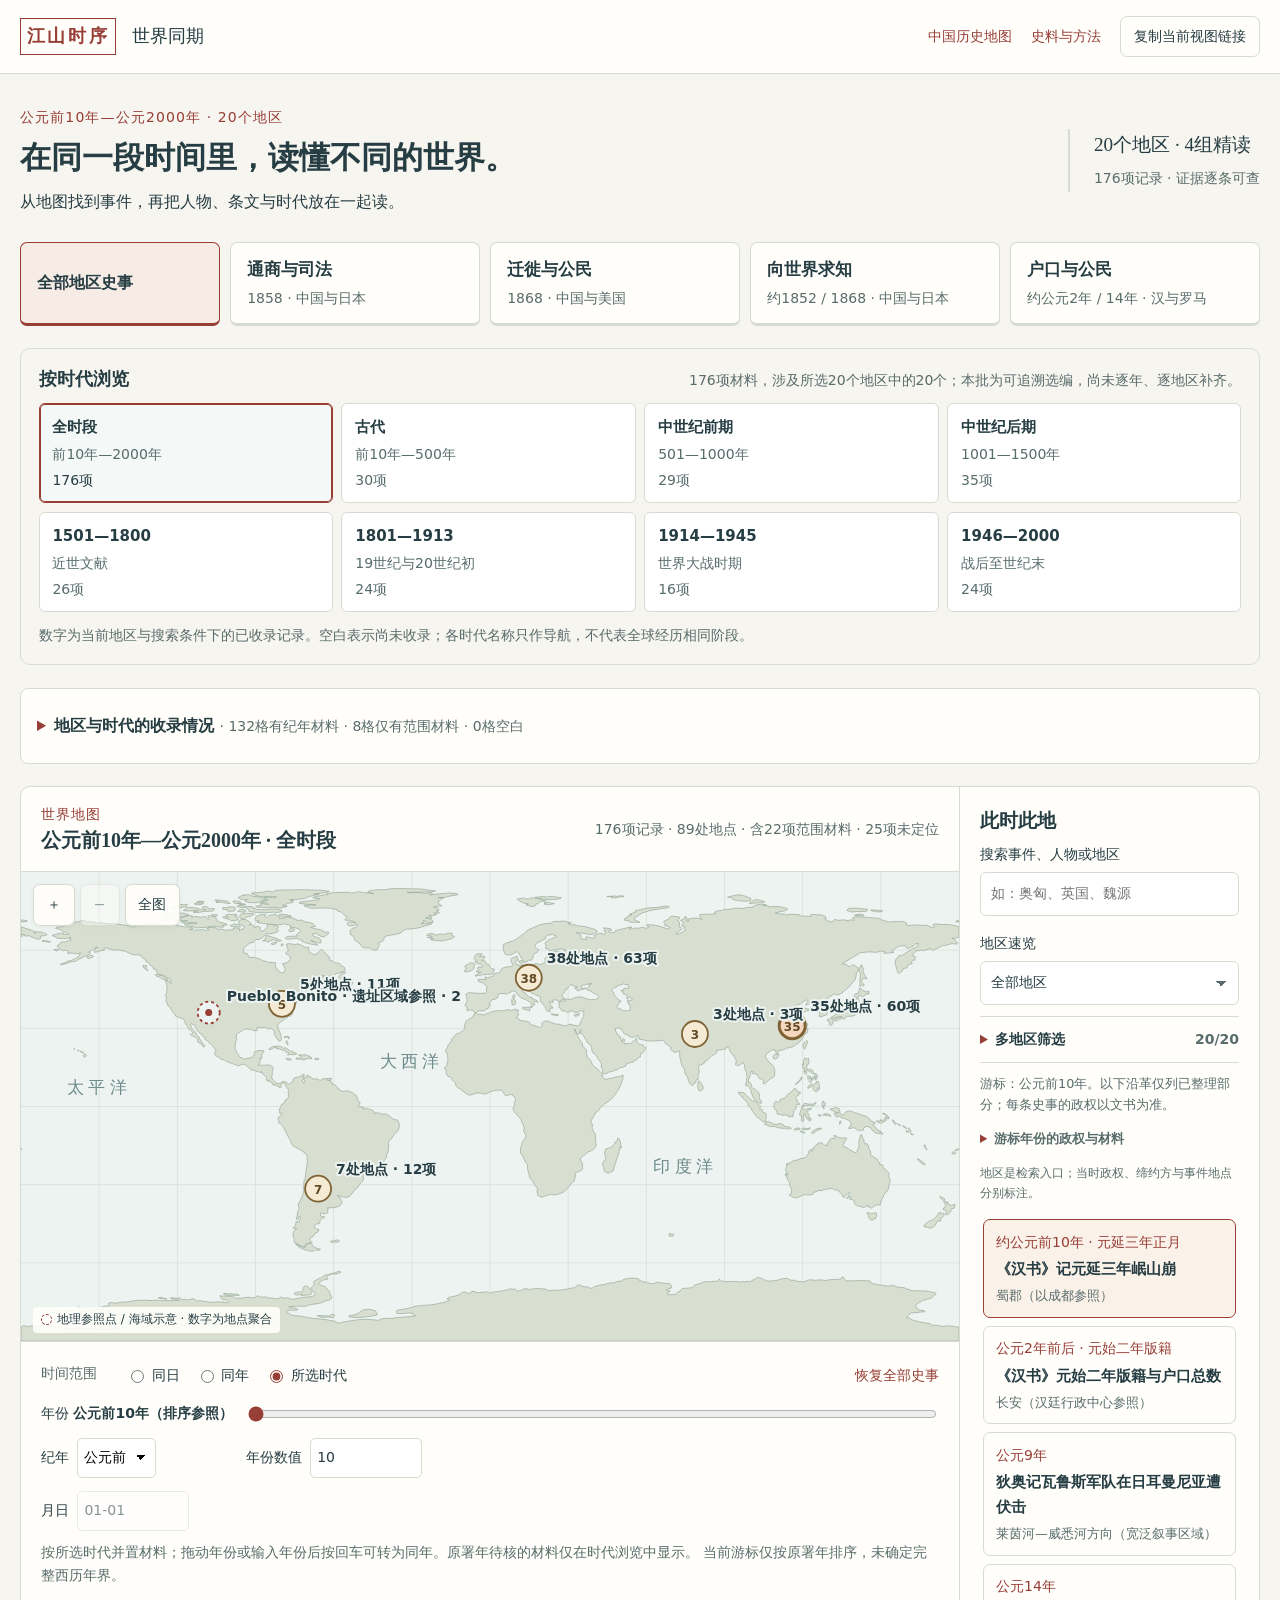
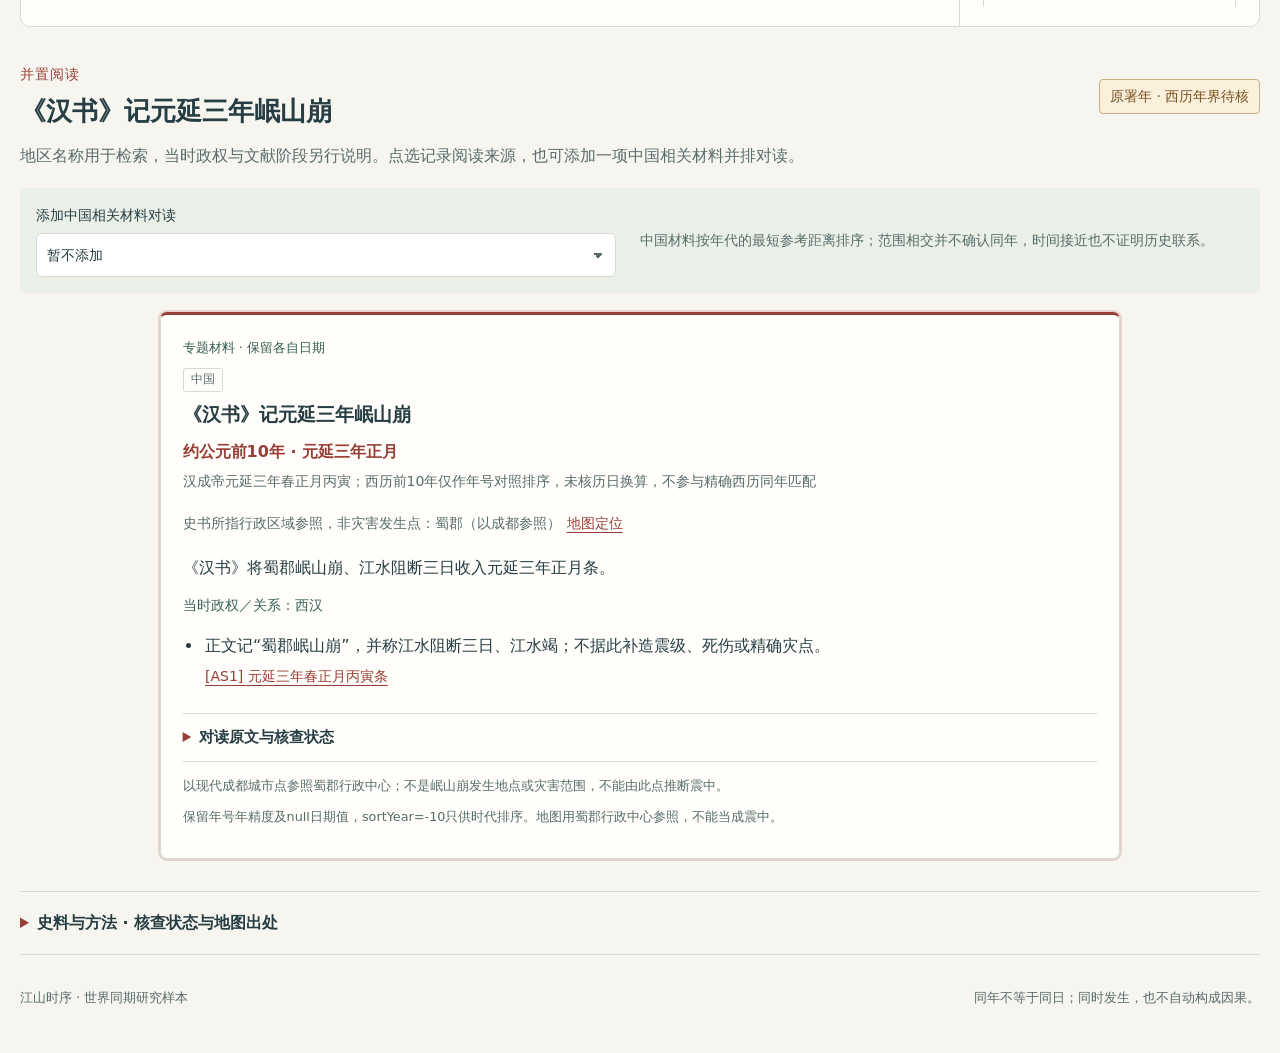
<file: world.html>
<!DOCTYPE html>
<html lang="zh-CN">
<head>
  <meta charset="utf-8" />
  <meta name="viewport" content="width=device-width, initial-scale=1" />
  <meta name="description" content="公元前10年至公元2000年，按时代阅读东亚、欧洲、南亚、东南亚与美洲多个地区的历史地图。按当时政权阅读事件、人物和可追溯文献，并与中国材料对读。" />
  <title>世界同期 · 江山时序</title>
  <link rel="icon" href="assets/favicon.svg" type="image/svg+xml" />
  <link rel="stylesheet" href="css/world_history.css?v=f3e35cfa" />
  <script defer src="js/world_history_core.js?v=7a46b6d8"></script>
  <script id="world-history-script" defer src="js/world_history.js?v=a39aaaae" data-records-src="data/world/history.json?v=043b3f5d"></script>
</head>
<body>
  <a class="skip-link" href="#comparison">跳到历史对照</a>
  <header class="site-header">
    <a class="brand" href="./"><span class="seal">江山时序</span><span>世界同期</span></a>
    <nav aria-label="地图导航"><a href="./">中国历史地图</a><a href="#sources">史料与方法</a><button id="share" type="button">复制当前视图链接</button></nav>
  </header>
  <main>
    <div class="introduction">
      <div><p id="period-label" class="eyebrow">公元前10年—公元2000年 · 多地区历史</p><h1>在同一段时间里，读懂不同的世界。</h1><p>从地图找到事件，再把人物、条文与时代放在一起读。</p></div>
      <p id="sample-note" class="sample-note">地区史事与原文对读</p>
    </div>
    <div id="load-status" role="status">正在载入历史记录与世界底图…</div>
    <div id="reader" hidden>
      <section class="case-selector" aria-label="选择对照专题"><div id="case-buttons" class="case-buttons"></div></section>
      <section id="era-controls" class="era-controls" aria-labelledby="era-title"><div class="era-heading"><h2 id="era-title">按时代浏览</h2><p id="coverage-note" class="muted"></p></div><div id="era-buttons" class="era-buttons"></div><p class="filter-note">数字为当前地区与搜索条件下的已收录记录。空白表示尚未收录；各时代名称只作导航，不代表全球经历相同阶段。</p></section>
      <details id="coverage-browser" class="coverage-browser"><summary>地区与时代的收录情况 <span id="coverage-summary"></span></summary><p class="muted">这是全资料的收录情况，不随搜索变化。点击一格浏览该地区与时代；有记录仅表示已有样本，不代表逐年完整。范围材料只表示年代可能相交，空白不表示没有历史。</p><div class="coverage-scroll" role="region" aria-label="地区与时代收录表，可横向滚动" tabindex="0"><table id="coverage-table" class="coverage-table"></table></div></details>
      <section class="workspace" aria-label="历史地图与时间筛选">
        <div class="map-column">
          <div class="map-heading"><div><p class="eyebrow">世界地图</p><h2 id="time-heading"></h2></div><span id="visible-count" role="status" aria-live="polite"></span></div>
          <div class="map-wrap">
            <svg id="world-map" viewBox="0 0 1080 540" role="group" aria-label="世界历史事件地图，事件也可在下方列表中选择"><title>世界历史事件地图</title><g id="map-viewport"><g id="map-grid" aria-hidden="true"></g><g id="map-land" aria-hidden="true"></g><g id="map-labels" aria-hidden="true"></g><g id="map-markers"></g></g></svg>
            <div class="map-controls" role="group" aria-label="地图缩放"><button id="zoom-in" type="button" aria-label="放大地图">＋</button><button id="zoom-out" type="button" aria-label="缩小地图">−</button><button id="zoom-reset" type="button">全图</button></div>
            <div id="cluster-menu" class="map-cluster-menu" role="group" aria-label="聚合中的史事" hidden><div class="cluster-menu-heading"><strong>选择一条史事</strong><button id="cluster-close" type="button">关闭</button></div><div id="cluster-records"></div></div>
            <p class="map-legend"><span class="legend-ring" aria-hidden="true"></span>地理参照点 / 海域示意 · 数字为地点聚合</p>
          </div>
          <div class="time-controls">
            <div class="mode-row"><fieldset id="time-modes"><legend>时间范围</legend><label><input type="radio" name="mode" value="day" />同日</label><label><input type="radio" name="mode" value="year" />同年</label><label><input type="radio" name="mode" value="topic" />所选时代</label></fieldset><button id="case-reset" type="button">回到本组时间</button></div>
            <div class="date-row"><label for="year-range">年份 <output id="year-output" for="year-range"></output></label><input id="year-range" type="range" min="-10" max="1999" step="1" /><label class="era-label" for="calendar-era">纪年<select id="calendar-era"><option value="ce">公元</option><option value="bce">公元前</option></select></label><label class="year-label" for="year-input">年份数值<input id="year-input" type="number" min="1" max="2000" step="1" /></label><label class="date-label" for="exact-date">月日<input id="exact-date" type="text" inputmode="numeric" placeholder="MM-DD" maxlength="5" pattern="[0-9]{2}-[0-9]{2}" aria-describedby="time-note" /></label></div>
            <label id="range-option" class="range-option" hidden><input id="include-ranges" type="checkbox" />同时显示年代范围可能涉及此年的材料（不确认发生于此年）</label>
            <p id="time-note" class="muted"></p>
          </div>
        </div>
        <aside class="record-column" aria-labelledby="records-heading">
          <h2 id="records-heading">此时此地</h2>
          <label class="search-label" for="record-search">搜索事件、人物或地区<input id="record-search" type="search" maxlength="120" placeholder="如：奥匈、英国、魏源" /></label>
          <label class="search-label" for="region-jump">地区速览<select id="region-jump"></select></label>
          <details class="region-picker"><summary>多地区筛选 <span id="region-count"></span></summary><div class="region-actions"><button id="regions-all" type="button">全部</button><button id="regions-clear" type="button">清空</button></div><fieldset id="region-filters"><legend class="sr-only">历史涉及地区</legend></fieldset></details>
          <div id="region-context" class="region-context"></div>
          <p class="filter-note">地区是检索入口；当时政权、缔约方与事件地点分别标注。</p>
          <div id="record-list" class="record-list"></div>
        </aside>
      </section>
      <section id="comparison" class="comparison" aria-labelledby="comparison-title" tabindex="-1">
        <div class="comparison-heading"><div><p class="eyebrow">并置阅读</p><h2 id="comparison-title"></h2></div><span id="relation-label" class="badge"></span></div>
        <p id="comparison-intro" class="comparison-intro"></p>
        <div id="reading-tools" class="reading-tools" hidden><label for="china-comparison">添加中国相关材料对读<select id="china-comparison"></select></label><p id="reading-gap" class="muted"></p><div id="reading-suggestions" class="reading-suggestions"></div></div>
        <div id="comparison-cards" class="comparison-cards"></div>
        <div id="comparison-conclusion" class="conclusion"></div>
      </section>
      <section id="sources" class="sources" aria-labelledby="sources-title">
        <details id="source-ledger"><summary id="sources-title">史料与方法 · 核查状态与地图出处</summary><div id="method-note"></div><div id="source-list" class="source-list"></div><div id="geography-sources"></div></details>
      </section>
    </div>
    <noscript><p>此地图需要启用 JavaScript。史料与核查方法可阅读 <a href="docs/world-history.md">研究说明</a>。</p></noscript>
  </main>
  <footer><p>江山时序 · 世界同期研究样本</p><p>同年不等于同日；同时发生，也不自动构成因果。</p></footer>
  <p id="announcement" class="sr-only" role="status" aria-live="polite"></p>
</body>
</html>
</file>
<file: css/world_history.css>
:root {
  color-scheme:light;
  --paper:#f7f5ef;
  --card:#fffefa;
  --ink:#263d43;
  --muted:#586c6c;
  --red:#973e36;
  --line:#d6dcd1;
  --ocean:#edf3f0;
  --focus:#176a7a;
  font-family:system-ui,-apple-system,"Noto Sans SC","PingFang SC","Microsoft YaHei",sans-serif;
  color:var(--ink);
  background:var(--paper);
  font-size:16px;
  line-height:1.65;
}
* {
  box-sizing:border-box;
}
body {
  margin:0;
}
button,input {
  font:inherit;
  color:inherit;
}
button,a,input {
  -webkit-tap-highlight-color:transparent;
}
a {
  color:var(--red);
  text-underline-offset:4px;
}
button {
  cursor:pointer;
  border:1px solid var(--line);
  background:var(--card);
  border-radius:7px;
  padding:.5rem .8rem;
}
button:hover {
  border-color:var(--red);
}
button:disabled {
  cursor:default;
  opacity:.45;
}
button:focus-visible,a:focus-visible,input:focus-visible,summary:focus-visible,.map-marker:focus-visible {
  outline:3px solid var(--focus);
  outline-offset:4px;
}
input {
  accent-color:var(--red);
}
[hidden] {
  display:none!important;
}
h1,h2,h3,h4,p {
  margin-top:0;
}
h1,h2,h3 {
  font-family:"Noto Serif SC","Songti SC",STSong,Georgia,serif;
  line-height:1.45;
}
h1 {
  font-size:clamp(1.65rem,2.4vw,2.2rem);
  font-weight:600;
  margin-bottom:.5rem;
}
h2 {
  font-size:1.35rem;
  margin-bottom:.5rem;
}
h3 {
  font-size:1.2rem;
  margin-bottom:.6rem;
}
h4 {
  font-size:1rem;
  margin-bottom:.4rem;
}
p {
  margin-bottom:.8rem;
}
fieldset {
  border:0;
  padding:0;
  margin:0;
}
legend {
  font-size:.875rem;
  color:var(--muted);
  padding:0;
}
label {
  cursor:pointer;
}
summary {
  cursor:pointer;
  font-weight:600;
  min-height:44px;
  padding:.7rem 0;
}
summary::marker {
  color:var(--red);
}
.site-header {
  border-bottom:1px solid var(--line);
  padding:1rem max(1.25rem,calc((100vw - 1320px)/2));
  display:flex;
  align-items:center;
  justify-content:space-between;
  gap:1rem;
  background:var(--card);
}
.brand {
  display:flex;
  align-items:center;
  gap:1rem;
  text-decoration:none;
  color:var(--ink);
  white-space:nowrap;
  font-family:"Songti SC",STSong,serif;
  font-size:1.15rem;
}
.seal {
  display:block;
  border:1px solid var(--red);
  padding:.12rem .35rem;
  color:var(--red);
  font-weight:700;
  letter-spacing:.15em;
}
.site-header nav {
  display:flex;
  gap:1.2rem;
  align-items:center;
  flex-wrap:wrap;
  font-size:.875rem;
}
.site-header nav a {
  text-decoration:none;
}
.site-header nav button {
  font-size:.875rem;
}
.skip-link {
  position:absolute;
  left:1rem;
  top:-100px;
  background:white;
  padding:1rem;
  z-index:5;
}
.skip-link:focus {
  top:1rem;
}
main {
  max-width:1360px;
  margin:auto;
  padding:2rem 1.25rem;
}
.introduction {
  display:flex;
  justify-content:space-between;
  align-items:center;
  gap:2rem;
  margin-bottom:1.7rem;
}
.introduction p:last-child {
  margin-bottom:0;
}
.eyebrow {
  font-size:.875rem;
  color:var(--red);
  letter-spacing:.08em;
  margin-bottom:.45rem;
}
.sample-note {
  flex-shrink:0;
  font-family:"Songti SC",serif;
  font-size:1.2rem;
  border-left:2px solid var(--line);
  padding-left:1.5rem;
}
.sample-note span {
  font:400 .875rem/1.8 system-ui,sans-serif;
  color:var(--muted);
}
#load-status {
  border:1px solid var(--line);
  padding:1.5rem;
  background:var(--card);
}
.load-warning {
  margin-bottom:1rem;
}
.case-buttons {
  display:grid;
  grid-template-columns:.8fr repeat(4,minmax(0,1fr));
  gap:.65rem;
  margin-bottom:1.25rem;
}
.case-button {
  display:flex;
  flex-direction:column;
  align-items:flex-start;
  justify-content:center;
  text-align:left;
  padding:.8rem 1rem;
  border-bottom-width:3px;
  min-height:76px;
}
.case-button strong {
  font-size:1.05rem;
  font-weight:600;
}
.case-button span {
  font-size:.875rem;
  color:var(--muted);
  margin-top:.2rem;
}
.case-button[aria-pressed="true"] {
  border-color:var(--red);
  background:#f6ece5;
}
.overview-button {
  font-family:"Songti SC",serif;
  font-weight:600;
}
.workspace {
  display:grid;
  grid-template-columns:minmax(0,1fr) 300px;
  border:1px solid var(--line);
  border-radius:10px;
  overflow:hidden;
  background:var(--card);
}
.map-column {
  min-width:0;
}
.map-heading {
  padding:1rem 1.25rem;
  display:flex;
  align-items:center;
  justify-content:space-between;
  gap:1rem;
}
.map-heading .eyebrow {
  margin-bottom:0;
}
.map-heading h2 {
  margin:0;
  font-size:1.25rem;
}
#visible-count {
  font-size:.875rem;
  color:var(--muted);
  white-space:nowrap;
}
.map-wrap {
  position:relative;
  background:var(--ocean);
  border-block:1px solid var(--line);
  overflow:hidden;
}
#world-map {
  display:block;
  width:100%;
  height:auto;
  min-height:270px;
  max-height:500px;
  touch-action:pan-y;
}
#map-grid line {
  stroke:#cfddd6;
  stroke-width:.65;
  vector-effect:non-scaling-stroke;
}
#map-land path {
  fill:#d9dfd0;
  stroke:#91a697;
  stroke-width:.65;
  vector-effect:non-scaling-stroke;
}
#map-labels text {
  fill:#6b8a89;
  font-size:20px;
  letter-spacing:5px;
  text-anchor:middle;
}
.map-marker {
  cursor:pointer;
  color:var(--red);
}
.marker-hit {
  fill:transparent;
}
.marker-ring {
  fill:var(--card);
  stroke:currentColor;
  stroke-width:1.8;
}
.marker-dot {
  fill:currentColor;
}
.area-marker .marker-ring {
  stroke-dasharray:3 3;
  fill:#edf3f0;
}
.map-marker text {
  font:600 14px system-ui,sans-serif;
  fill:var(--ink);
  stroke:var(--ocean);
  stroke-width:4;
  paint-order:stroke;
  stroke-linejoin:round;
}
.map-marker.selected .marker-ring,.map-marker:focus-visible .marker-ring {
  fill:#f5d7bf;
  stroke-width:3;
}
.map-controls {
  position:absolute;
  top:12px;
  left:12px;
  display:flex;
  gap:5px;
}
.map-controls button {
  min-width:40px;
  min-height:40px;
  font-size:.875rem;
  background:#fffefaee;
  box-shadow:0 1px 4px #263d4310;
}
.map-legend {
  position:absolute;
  bottom:8px;
  left:12px;
  margin:0;
  background:#fffefae8;
  padding:.2rem .5rem;
  border-radius:4px;
  font-size:.75rem;
  pointer-events:none;
}
.legend-ring {
  display:inline-block;
  width:11px;
  height:11px;
  border:1px dashed var(--red);
  border-radius:50%;
  margin-right:5px;
  vertical-align:middle;
}
.time-controls {
  padding:1rem 1.25rem;
}
.mode-row {
  display:flex;
  align-items:center;
  justify-content:space-between;
  gap:1rem;
}
#time-modes {
  display:flex;
  flex-wrap:wrap;
  gap:.3rem 1rem;
}
#time-modes legend {
  float:left;
  margin-right:.8rem;
  padding-top:.2rem;
}
#time-modes label {
  font-size:.875rem;
  min-height:34px;
  display:flex;
  align-items:center;
  gap:.3rem;
}
#case-reset {
  font-size:.875rem;
  border:0;
  color:var(--red);
  padding:.3rem 0;
  white-space:nowrap;
}
.date-row {
  display:flex;
  align-items:center;
  gap:1rem;
  margin-top:.6rem;
}
.date-row>label:first-child {
  font-size:.875rem;
  white-space:nowrap;
}
#year-output {
  font-variant-numeric:tabular-nums;
  font-weight:600;
}
#year-range {
  flex:1;
  min-width:50px;
}
.date-label {
  font-size:.875rem;
  display:flex;
  align-items:center;
  gap:.5rem;
}
input[type="date"] {
  font-size:.875rem;
  padding:.35rem;
  min-width:0;
  max-width:155px;
  border:1px solid var(--line);
  border-radius:5px;
  background:white;
}
#time-note {
  font-size:.875rem;
  margin:.65rem 0 0;
}
.muted {
  color:var(--muted);
}
.record-column {
  border-left:1px solid var(--line);
  padding:1.25rem;
  min-width:0;
}
.record-column h2 {
  font-size:1.2rem;
}
.search-label {
  font-size:.875rem;
  display:block;
}
input[type="search"] {
  display:block;
  width:100%;
  border:1px solid var(--line);
  border-radius:6px;
  background:white;
  font-size:.875rem;
  padding:.6rem;
  margin:.35rem 0 1rem;
  min-height:44px;
}
#region-filters {
  display:flex;
  gap:.8rem;
  font-size:.875rem;
}
#region-filters label {
  display:flex;
  align-items:center;
  min-height:36px;
  gap:.15rem;
}
.filter-note {
  font-size:.75rem;
  color:var(--muted);
  margin:.3rem 0 .8rem;
}
.record-list {
  display:flex;
  flex-direction:column;
  gap:.5rem;
  max-height:390px;
  overflow:auto;
  padding:3px;
}
.record-button {
  text-align:left;
  display:flex;
  flex-direction:column;
  gap:.2rem;
  padding:.65rem .75rem;
  flex-shrink:0;
}
.record-button strong {
  font-size:.95rem;
  font-weight:600;
}
.record-date {
  color:var(--red);
  font-size:.875rem;
  font-variant-numeric:tabular-nums;
}
.record-button .muted {
  font-size:.8rem;
}
.record-button[aria-pressed="true"] {
  border-color:var(--red);
  background:#faf1e9;
}
.empty-state {
  border-left:2px solid var(--line);
  padding:.7rem;
}
.empty-state strong {
  font-size:1rem;
}
.empty-state p {
  font-size:.875rem;
  margin:.5rem 0;
}
.text-button {
  border:0;
  padding:.2rem .1rem;
  background:transparent;
  color:var(--red);
  font-size:.875rem;
  text-decoration:underline;
  text-underline-offset:4px;
  min-height:36px;
}
.comparison {
  margin-top:2.2rem;
  scroll-margin-top:1rem;
  outline:none;
}
.comparison-heading {
  display:flex;
  align-items:center;
  justify-content:space-between;
  gap:1rem;
}
.comparison-heading h2 {
  margin-bottom:0;
  font-size:clamp(1.2rem,2vw,1.6rem);
}
.badge {
  font-size:.875rem;
  border:1px solid #cbb08a;
  background:#fbf0dc;
  color:#755220;
  border-radius:4px;
  padding:.3rem .6rem;
  white-space:nowrap;
}
.comparison-intro {
  max-width:950px;
  margin:.8rem 0 1.2rem;
  color:var(--muted);
}
.comparison-cards {
  display:grid;
  grid-template-columns:repeat(2,minmax(0,1fr));
  gap:1rem;
  align-items:start;
}
.comparison-card {
  border:1px solid var(--line);
  border-top:3px solid var(--red);
  border-radius:7px;
  background:var(--card);
  padding:1.35rem;
  min-width:0;
}
.comparison-card.selected {
  box-shadow:0 0 0 2px #973e3630;
}
.comparison-card h3 {
  margin-top:.6rem;
}
.context-label {
  font-size:.8rem;
  color:#365f53;
  margin-bottom:.65rem;
}
.context-label.off-time {
  color:#755220;
}
.tags {
  display:flex;
  flex-wrap:wrap;
  gap:.35rem;
}
.tag {
  font-size:.75rem;
  border:1px solid var(--line);
  padding:.05rem .45rem;
  border-radius:3px;
  color:var(--muted);
}
.event-date {
  font-weight:600;
  margin:.3rem 0;
  color:var(--red);
  font-size:1rem;
}
.original-date,.location-line {
  font-size:.875rem;
  color:var(--muted);
}
.claim-list {
  padding-left:1.25rem;
  margin:1rem 0 1.5rem;
}
.claim-list li {
  padding-left:.15rem;
  margin-bottom:.9rem;
}
.claim-list p {
  margin-bottom:.2rem;
}
.source-link {
  display:inline-block;
  font-size:.875rem;
  margin-right:.8rem;
  overflow-wrap:anywhere;
}
.people-list {
  font-size:.875rem;
  margin:.7rem 0 1.2rem;
}
.people-list dt {
  font-weight:600;
}
.people-list dd {
  margin:0 0 .7rem;
  color:var(--muted);
}
.evidence-detail {
  border-block:1px solid var(--line);
  margin-bottom:.8rem;
}
.evidence-detail summary {
  font-size:.95rem;
}
.evidence-detail blockquote {
  font-family:Georgia,"Songti SC",serif;
  font-size:1.1rem;
  background:#f2f1e8;
  padding:.8rem 1rem;
  border-left:2px solid var(--red);
  margin:.4rem 0 .8rem;
  overflow-wrap:anywhere;
}
.evidence-detail p {
  font-size:.875rem;
}
.source-kind {
  font-size:.875rem;
  color:var(--red);
  margin-top:.6rem;
}
.review-state {
  font-size:.8rem;
  color:#755220;
}
.location-note,.card-limit {
  font-size:.8rem;
  color:var(--muted);
  margin-bottom:.6rem;
}
.conclusion {
  border-left:3px solid #487268;
  background:#eaf0e8;
  padding:1.2rem 1.5rem;
  margin-top:1.2rem;
}
.conclusion p:last-child {
  margin:0;
}
.conclusion h4 {
  margin-top:1rem;
}
.overview-cards {
  grid-template-columns:repeat(3,minmax(0,1fr));
}
.sources {
  margin-top:2rem;
  overflow-wrap:anywhere;
  scroll-margin-top:1rem;
  border-block:1px solid var(--line);
  padding:.4rem 0;
}
#source-ledger>summary {
  font-size:1rem;
}
.source-list {
  display:grid;
  grid-template-columns:repeat(2,minmax(0,1fr));
  gap:1rem;
  margin:1.2rem 0;
}
.source-card {
  border:1px solid var(--line);
  border-radius:6px;
  padding:1rem;
  background:var(--card);
  font-size:.875rem;
}
.source-card h3 {
  font-size:1rem;
}
.source-card p {
  margin-bottom:.45rem;
}
#geography-sources {
  padding:1rem 0;
}
.coordinate-list {
  padding-left:1.2rem;
  font-size:.875rem;
}
.coordinate-list li {
  margin:.7rem 0;
}
footer {
  max-width:1360px;
  padding:0 1.25rem 2rem;
  margin:auto;
  display:flex;
  justify-content:space-between;
  gap:1rem;
  color:var(--muted);
  font-size:.8rem;
}
.sr-only {
  position:absolute;
  width:1px;
  height:1px;
  padding:0;
  margin:-1px;
  overflow:hidden;
  clip:rect(0,0,0,0);
  white-space:nowrap;
  border:0;
}
@media(max-width:1000px) {
  .workspace {
    grid-template-columns:minmax(0,1fr) 260px;
  }
  .map-heading {
    align-items:flex-start;
    flex-direction:column;
    gap:.3rem;
  }
  .mode-row {
    align-items:flex-start;
    flex-direction:column;
    gap:0;
  }
  .date-row {
    flex-wrap:wrap;
  }
  .date-label {
    width:100%;
  }
  .introduction {
    gap:1rem;
  }
  .sample-note {
    display:none;
  }
  .site-header {
    align-items:flex-start;
  }
  .site-header nav {
    justify-content:flex-end;
    gap:.5rem 1rem;
  }
}
@media(max-width:720px) {
  main {
    padding:1.25rem .9rem;
  }
  .site-header {
    padding:.8rem .9rem;
    flex-direction:column;
    gap:.7rem;
  }
  .site-header nav {
    justify-content:flex-start;
    font-size:.8rem;
    gap:.7rem 1rem;
  }
  .site-header nav button {
    font-size:.8rem;
    padding:.3rem .6rem;
  }
  .introduction {
    margin-bottom:1.2rem;
  }
  .eyebrow {
    font-size:.8rem;
  }
  h1 {
    font-size:1.65rem;
  }
  .introduction>div>p:last-child {
    font-size:.95rem;
  }
  .case-buttons {
    grid-template-columns:repeat(2,minmax(0,1fr));
    gap:.5rem;
  }
  .case-button {
    padding:.65rem .75rem;
    min-height:74px;
  }
  .case-button span {
    font-size:.8rem;
  }
  .workspace {
    grid-template-columns:minmax(0,1fr);
  }
  .record-column {
    border-left:0;
    border-top:1px solid var(--line);
    padding:1rem;
  }
  .record-list {
    max-height:340px;
    display:grid;
    grid-template-columns:repeat(2,minmax(0,1fr));
    align-items:start;
  }
  .record-list .empty-state {
    grid-column:1/-1;
  }
  .map-heading {
    padding:1rem;
    flex-direction:row;
    align-items:center;
    gap:.5rem;
  }
  .map-heading h2 {
    font-size:1rem;
  }
  #visible-count {
    font-size:.75rem;
  }
  .time-controls {
    padding:1rem;
  }
  .date-row {
    gap:.5rem;
  }
  .date-label {
    width:auto;
  }
  #exact-date {
    max-width:145px;
  }
  .mode-row {
    gap:.2rem;
  }
  #world-map {
    min-height:260px;
    max-height:none;
  }
  .map-legend {
    font-size:.7rem;
    left:7px;
    bottom:5px;
  }
  .map-marker text {
    display:none;
  }
  #map-labels text {
    display:none;
  }
  .comparison-heading {
    align-items:flex-start;
    flex-direction:column;
    gap:.6rem;
  }
  .badge {
    font-size:.8rem;
    white-space:normal;
  }
  .comparison-cards,.overview-cards,.source-list {
    grid-template-columns:minmax(0,1fr);
  }
  .comparison-card {
    padding:1rem;
  }
  .comparison-intro {
    font-size:.95rem;
  }
  .conclusion {
    padding:1rem;
  }
  .source-card {
    padding:.8rem;
  }
  footer {
    padding-inline:.9rem;
    flex-direction:column;
    gap:0;
  }
  footer p {
    margin-bottom:.3rem;
  }
}
@media(prefers-reduced-motion:reduce) {
  html {
    scroll-behavior:auto;
  }
}
@media print {
  .site-header nav,.case-selector,.time-controls,.record-column,.map-controls,#share {
    display:none;
  }
  .workspace {
    display:block;
  }
  .comparison-cards {
    display:block;
  }
  .comparison-card {
    break-inside:avoid;
    margin-bottom:1rem;
  }
  .evidence-detail>*,#source-ledger>* {
    display:block;
  }
  body {
    background:white;
  }
  main {
    max-width:none;
    padding:0;
  }
  .map-wrap {
    break-inside:avoid;
  }
  a {
    color:inherit;
  }
  .source-list {
    display:block;
  }
}

/* Regional research browser: modern search entries and period-specific names. */
.search-label select,
.reading-tools select {
  appearance: none;
  width: 100%;
  min-width: 0;
  min-height: 44px;
  margin: .35rem 0 .7rem;
  padding: .55rem 2rem .55rem .65rem;
  border: 1px solid var(--line);
  border-radius: 6px;
  color: var(--ink);
  font: inherit;
  font-size: .875rem;
  background-color: white;
  background-image: linear-gradient(45deg,transparent 50%,var(--muted) 50%),linear-gradient(135deg,var(--muted) 50%,transparent 50%);
  background-position: calc(100% - 17px) 52%,calc(100% - 12px) 52%;
  background-size: 5px 5px;
  background-repeat: no-repeat;
}
select:focus-visible {
  outline: 3px solid var(--focus);
  outline-offset: 3px;
}
.region-picker {
  border-block: 1px solid var(--line);
  margin-bottom: .6rem;
}
.region-picker summary {
  font-size: .875rem;
}
#region-count {
  float: right;
  color: var(--muted);
  font-variant-numeric: tabular-nums;
}
.region-actions {
  display: flex;
  gap: .5rem;
  margin-bottom: .6rem;
}
.region-actions button {
  padding: .25rem .8rem;
  font-size: .875rem;
  min-height: 36px;
}
#region-filters {
  display: grid;
  grid-template-columns: repeat(2,minmax(0,1fr));
  max-height: 220px;
  overflow: auto;
  gap: .15rem .4rem;
  margin-bottom: .7rem;
}
#region-filters label {
  gap: .15rem;
  font-size: .875rem;
}
.region-total {
  margin-left: auto;
  color: var(--muted);
  font-size: .75rem;
}
.region-context {
  font-size: .8rem;
  color: var(--muted);
}
.region-context h3 {
  font: 600 .875rem/1.5 system-ui,sans-serif;
  margin: .6rem 0 .2rem;
  color: var(--ink);
}
.region-context p {
  margin-bottom: .5rem;
}
.region-context details {
  max-height: 250px;
  overflow: auto;
}
.region-context summary {
  font-size: .8rem;
  padding: .3rem 0;
  min-height: 36px;
}
.historical-name {
  color: #396459;
  font-size: .875rem;
}
.reading-tools {
  display: flex;
  gap: 1.5rem;
  align-items: center;
  margin: .8rem 0 1.2rem;
  padding: 1rem;
  background: #eaf0e8;
  border-radius: 6px;
}
.reading-tools label {
  min-width: 0;
  width: 48%;
  flex-shrink: 0;
  font-size: .875rem;
}
.reading-tools select {
  margin-bottom: 0;
}
.reading-tools p {
  font-size: .875rem;
  margin: 0;
}
.comparison-cards.single-card {
  grid-template-columns: minmax(0,960px);
  justify-content: center;
}
.aggregate-marker .marker-ring {
  fill: #f5ead4;
  stroke: #7f6335;
}
.map-cluster-menu {
  position: absolute;
  z-index: 2;
  top: 62px;
  right: 12px;
  width: min(340px,calc(100% - 24px));
  max-height: calc(100% - 95px);
  overflow: auto;
  padding: .7rem;
  border: 1px solid var(--line);
  border-radius: 7px;
  background: var(--card);
  box-shadow: 0 3px 18px #263d4326;
}
.cluster-menu-heading {
  display: flex;
  justify-content: space-between;
  gap: .5rem;
  align-items: center;
  font-size: .875rem;
  margin-bottom: .5rem;
}
.cluster-menu-heading button {
  font-size: .875rem;
  min-height: 36px;
}
.cluster-record-choice {
  display: block;
  text-align: left;
  width: 100%;
  font-size: .875rem;
  min-height: 44px;
  margin-bottom: .4rem;
}
.map-marker text.cluster-number {
  display: block;
  font-size: 12px;
  fill: #614a24;
  stroke: none;
}
@media(max-width:720px) {
  .reading-tools {
    display: block;
  }
  .reading-tools label {
    display: block;
    width: 100%;
  }
  .reading-tools p {
    margin-top: .7rem;
  }
  #region-filters {
    grid-template-columns: repeat(3,minmax(0,1fr));
  }
}

/* Epoch navigation and historical BCE/CE controls. */
.era-controls { margin: 1.4rem 0; padding: 1.1rem; border: 1px solid var(--line); border-radius: 10px; background: var(--paper); }
.era-heading { display:flex; gap:1rem; align-items:baseline; justify-content:space-between; }
.era-heading h2 { font-size:1.1rem; white-space:nowrap; }
.era-heading p { font-size:.875rem; margin:0 0 .7rem; }
.era-buttons { display:grid; grid-template-columns:repeat(4,minmax(0,1fr)); gap:.55rem; }
.era-button { display:flex; align-items:flex-start; flex-direction:column; gap:.2rem; padding:.65rem .8rem; text-align:left; border:1px solid var(--line); border-radius:6px; background:white; min-width:0; }
.era-button strong { font-size:.9375rem; }
.era-button span { font-size:.875rem; color:var(--muted); }
.era-button[aria-pressed="true"] { border-color:var(--red); box-shadow:inset 0 0 0 1px var(--red); background:#f4f8f6; }
.era-button[aria-pressed="true"] .era-total { color:var(--ink); }
.era-controls .filter-note { margin:.7rem 0 0; font-size:.875rem; }
.date-row { display:grid; grid-template-columns:auto minmax(80px,1fr); gap:.8rem; }
.date-row .era-label,.date-row .year-label,.date-row .date-label { display:flex; align-items:center; gap:.5rem; font-size:.875rem; grid-column:auto; }
.date-row .date-label { grid-column:1 / -1; }
#calendar-era,#year-input,#exact-date { font:inherit; border:1px solid var(--line); border-radius:5px; padding:.4rem; background:white; min-height:40px; max-width:100%; }
#calendar-era { appearance:none; padding-right:1.8rem; background-image:linear-gradient(45deg,transparent 50%,currentColor 50%),linear-gradient(135deg,currentColor 50%,transparent 50%); background-position:calc(100% - 14px) 50%,calc(100% - 9px) 50%; background-size:5px 5px; background-repeat:no-repeat; }
#year-input { width:7rem; min-width:0; }
#exact-date { width:7rem; }
#exact-date:disabled { opacity:.55; }
@media(max-width:720px) {
  .era-controls { padding:.8rem; }
  .era-heading { display:block; }
  .era-buttons { grid-template-columns:repeat(2,minmax(0,1fr)); }
  .date-row { grid-template-columns:minmax(0,1fr) minmax(0,1fr); }
  .date-row>label:first-child { grid-column:1 / -1; }
  #year-range { grid-column:1 / -1; width:100%; }
  .date-row .era-label,.date-row .year-label { flex-direction:column; align-items:flex-start; gap:.3rem; }
}
@media print { .era-controls { display:none; } }

@media(max-width:720px) { .overview-button { grid-column:1 / -1; } }

.coverage-browser { margin:1rem 0 1.4rem; border:1px solid var(--line); border-radius:8px; padding:.8rem 1rem; background:var(--card); }
.coverage-browser>summary { cursor:pointer; font-weight:600; }
#coverage-summary { font-weight:400; font-size:.875rem; color:var(--muted); }
.coverage-browser>p { font-size:.875rem; margin:.7rem 0; }
.coverage-scroll { max-width:100%; overflow-x:auto; scroll-padding-inline-start:7rem; border-radius:5px; }
.coverage-table { border-collapse:separate; border-spacing:0; width:100%; min-width:840px; font-size:.875rem; }
.coverage-table caption { text-align:left; padding:.4rem; color:var(--muted); }
.coverage-table th,.coverage-table td { border-bottom:1px solid var(--line); padding:.35rem; text-align:center; }
.coverage-table th:first-child { position:sticky; left:0; z-index:1; background:var(--card); min-width:6rem; text-align:left; }
.coverage-table th span,.coverage-table th small { display:block; }
.coverage-table th small { font-weight:400; color:var(--muted); }
.coverage-cell { width:100%; min-height:44px; display:flex; flex-direction:column; align-items:center; justify-content:center; padding:.3rem; border:1px solid var(--line); background:#edf3f0; border-radius:5px; }
.coverage-empty { background:white; color:var(--muted); }
.coverage-range-only { background:#fbf2e3; }
.range-total { color:#815d27; }
.coverage-cell[aria-pressed="true"] { border-color:var(--red); box-shadow:inset 0 0 0 1px var(--red); }
.range-option { display:flex; align-items:flex-start; gap:.45rem; margin-top:.8rem; font-size:.875rem; }
.range-option input { margin-top:.35rem; flex-shrink:0; }
.reading-suggestions { display:flex; flex-wrap:wrap; gap:.5rem; margin-top:.6rem; }
.reading-suggestions button { min-height:44px; text-align:left; padding:.5rem .7rem; font-size:.875rem; }
@media(max-width:720px) { .coverage-browser { padding:.7rem; } #coverage-summary { display:block; margin-top:.3rem; } }
@media print { .coverage-browser,.range-option { display:none; } }
</file>
